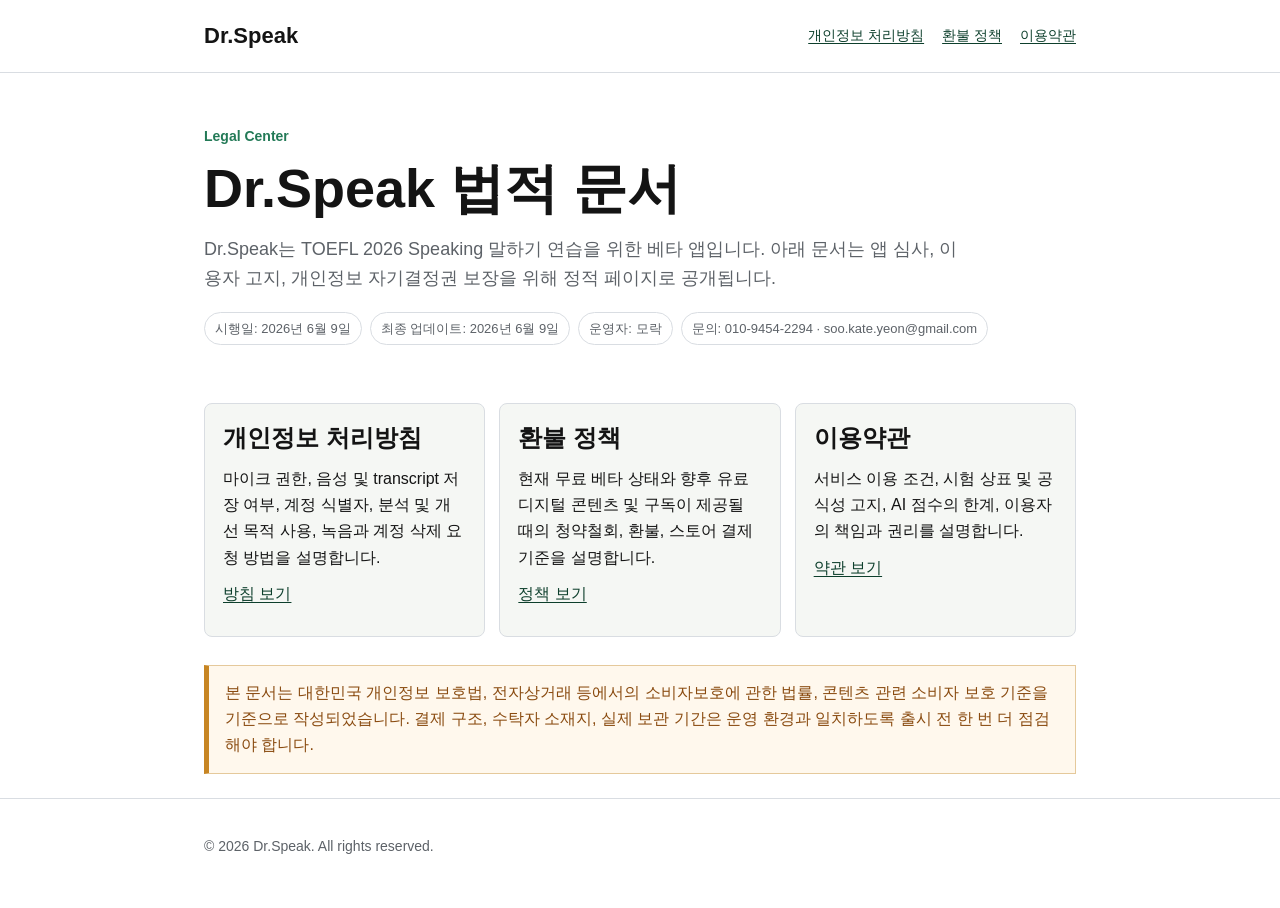
<file: index.html>
<!DOCTYPE html>
<html lang="ko">
  <head>
    <meta charset="utf-8">
    <meta name="viewport" content="width=device-width, initial-scale=1">
    <title>Dr.Speak 법적 문서</title>
    <meta
      name="description"
      content="Dr.Speak 개인정보 처리방침, 환불 정책, 이용약관">
    <link rel="stylesheet" href="./styles.css">
  </head>
  <body>
    <header class="site-header">
      <div class="wrap nav">
        <div class="brand">Dr.Speak</div>
        <nav class="nav-links" aria-label="법적 문서">
          <a href="./privacy.html">개인정보 처리방침</a>
          <a href="./refund.html">환불 정책</a>
          <a href="./terms.html">이용약관</a>
        </nav>
      </div>
    </header>

    <main class="wrap">
      <section class="hero">
        <p class="eyebrow">Legal Center</p>
        <h1>Dr.Speak 법적 문서</h1>
        <p class="lede">
          Dr.Speak는 TOEFL 2026 Speaking 말하기 연습을 위한 베타 앱입니다.
          아래 문서는 앱 심사, 이용자 고지, 개인정보 자기결정권 보장을 위해
          정적 페이지로 공개됩니다.
        </p>
        <div class="meta">
          <span class="pill">시행일: 2026년 6월 9일</span>
          <span class="pill">최종 업데이트: 2026년 6월 9일</span>
          <span class="pill">운영자: 모락</span>
          <span class="pill">문의: 010&#8209;9454&#8209;2294 · soo.kate.yeon@gmail.com</span>
        </div>
      </section>

      <section class="summary-grid" aria-label="문서 목록">
        <article class="card">
          <h2>개인정보 처리방침</h2>
          <p>
            마이크 권한, 음성 및 transcript 저장 여부, 계정 식별자, 분석 및
            개선 목적 사용, 녹음과 계정 삭제 요청 방법을 설명합니다.
          </p>
          <p><a href="./privacy.html">방침 보기</a></p>
        </article>
        <article class="card">
          <h2>환불 정책</h2>
          <p>
            현재 무료 베타 상태와 향후 유료 디지털 콘텐츠 및 구독이 제공될 때의
            청약철회, 환불, 스토어 결제 기준을 설명합니다.
          </p>
          <p><a href="./refund.html">정책 보기</a></p>
        </article>
        <article class="card">
          <h2>이용약관</h2>
          <p>
            서비스 이용 조건, 시험 상표 및 공식성 고지, AI 점수의 한계,
            이용자의 책임과 권리를 설명합니다.
          </p>
          <p><a href="./terms.html">약관 보기</a></p>
        </article>
      </section>

      <section class="notice">
        본 문서는 대한민국 개인정보 보호법, 전자상거래 등에서의 소비자보호에
        관한 법률, 콘텐츠 관련 소비자 보호 기준을 기준으로 작성되었습니다.
        결제 구조, 수탁자 소재지, 실제 보관 기간은 운영 환경과 일치하도록
        출시 전 한 번 더 점검해야 합니다.
      </section>
    </main>

    <footer class="footer">
      <div class="wrap">
        <p>© 2026 Dr.Speak. All rights reserved.</p>
      </div>
    </footer>
  </body>
</html>
</file>
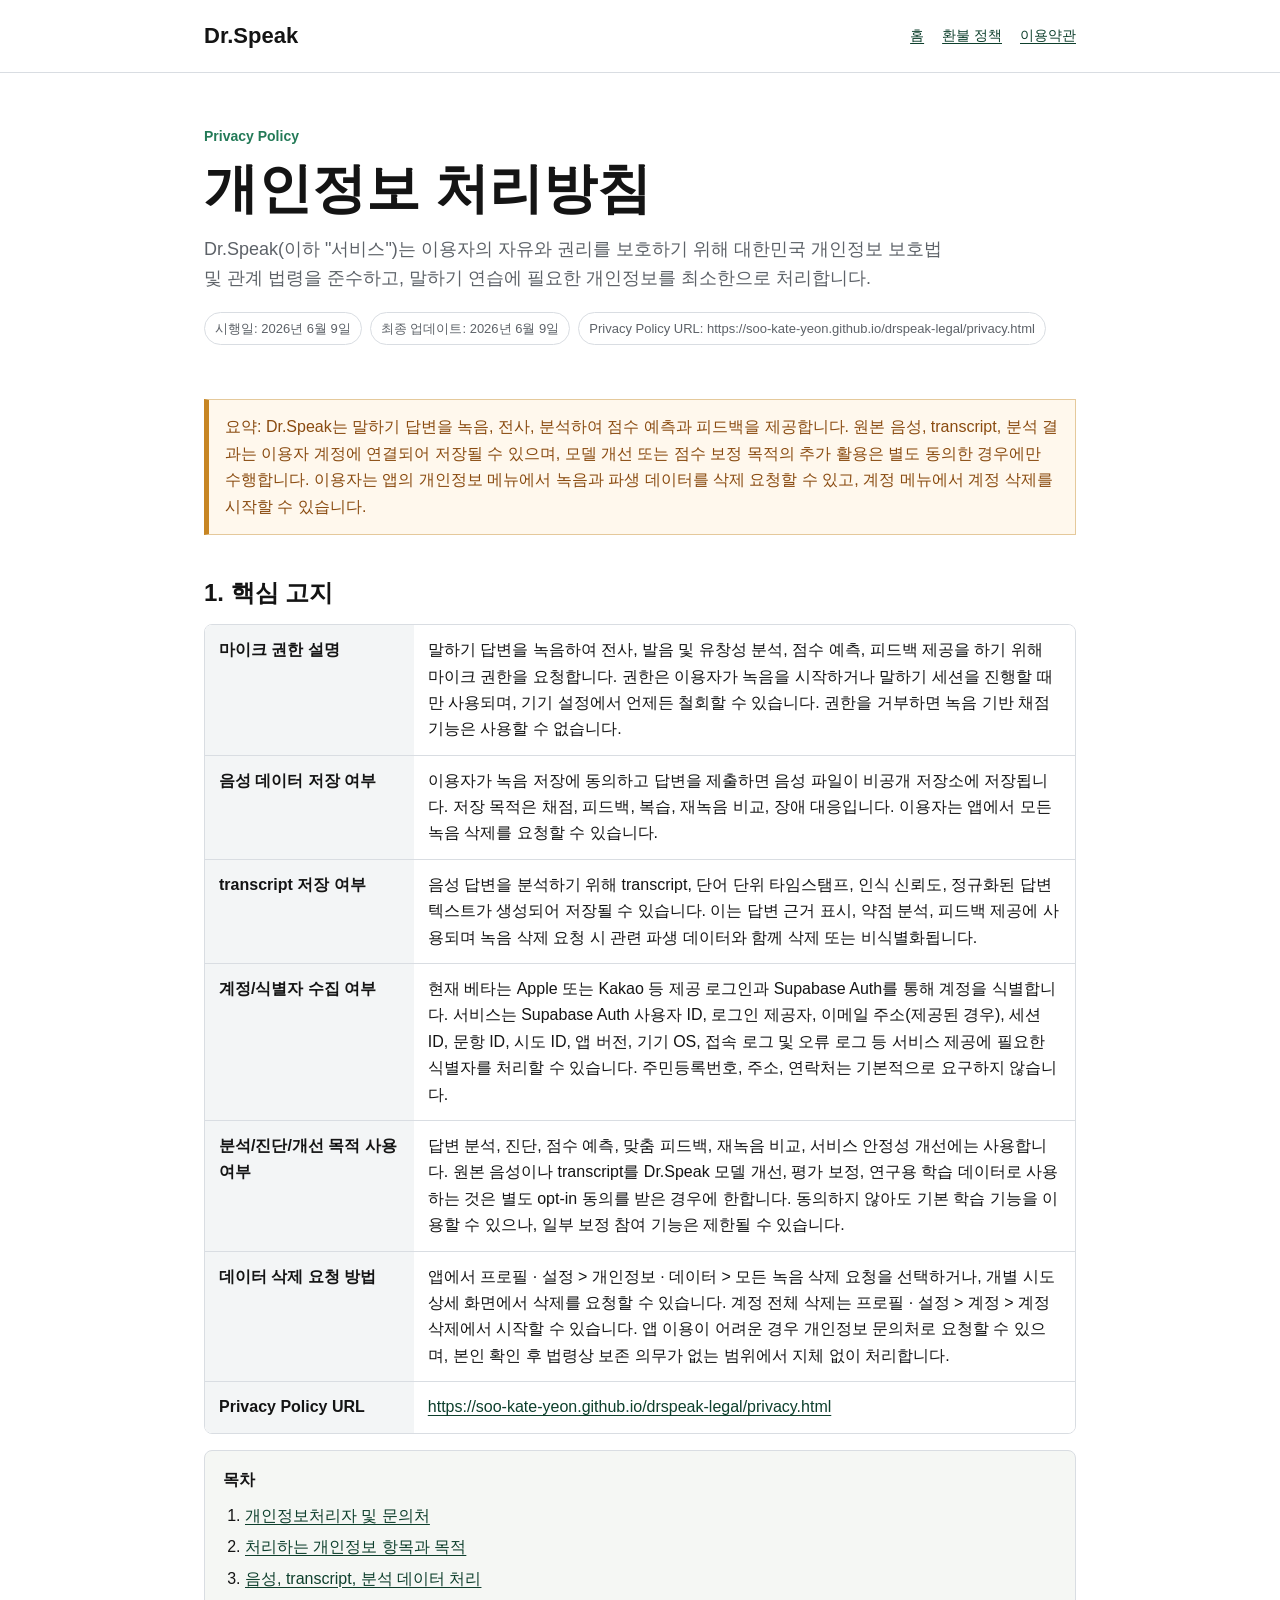
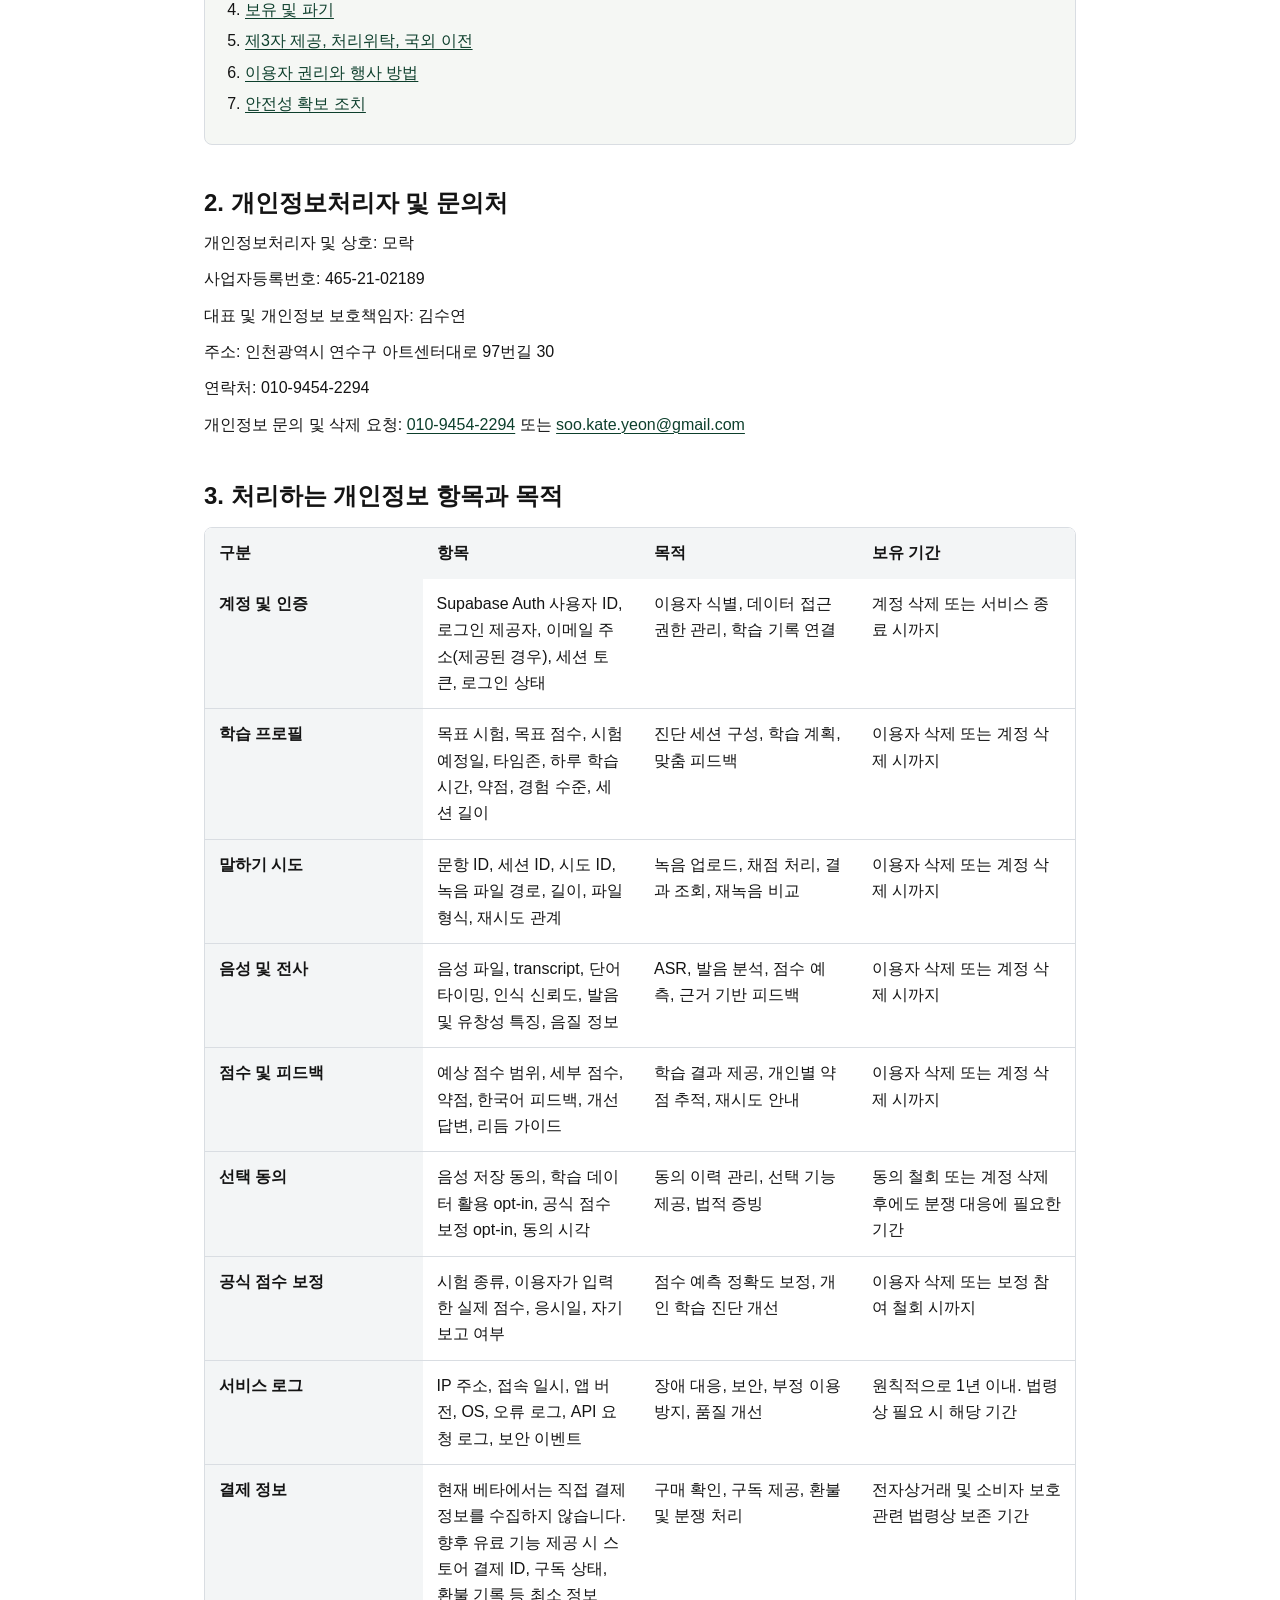
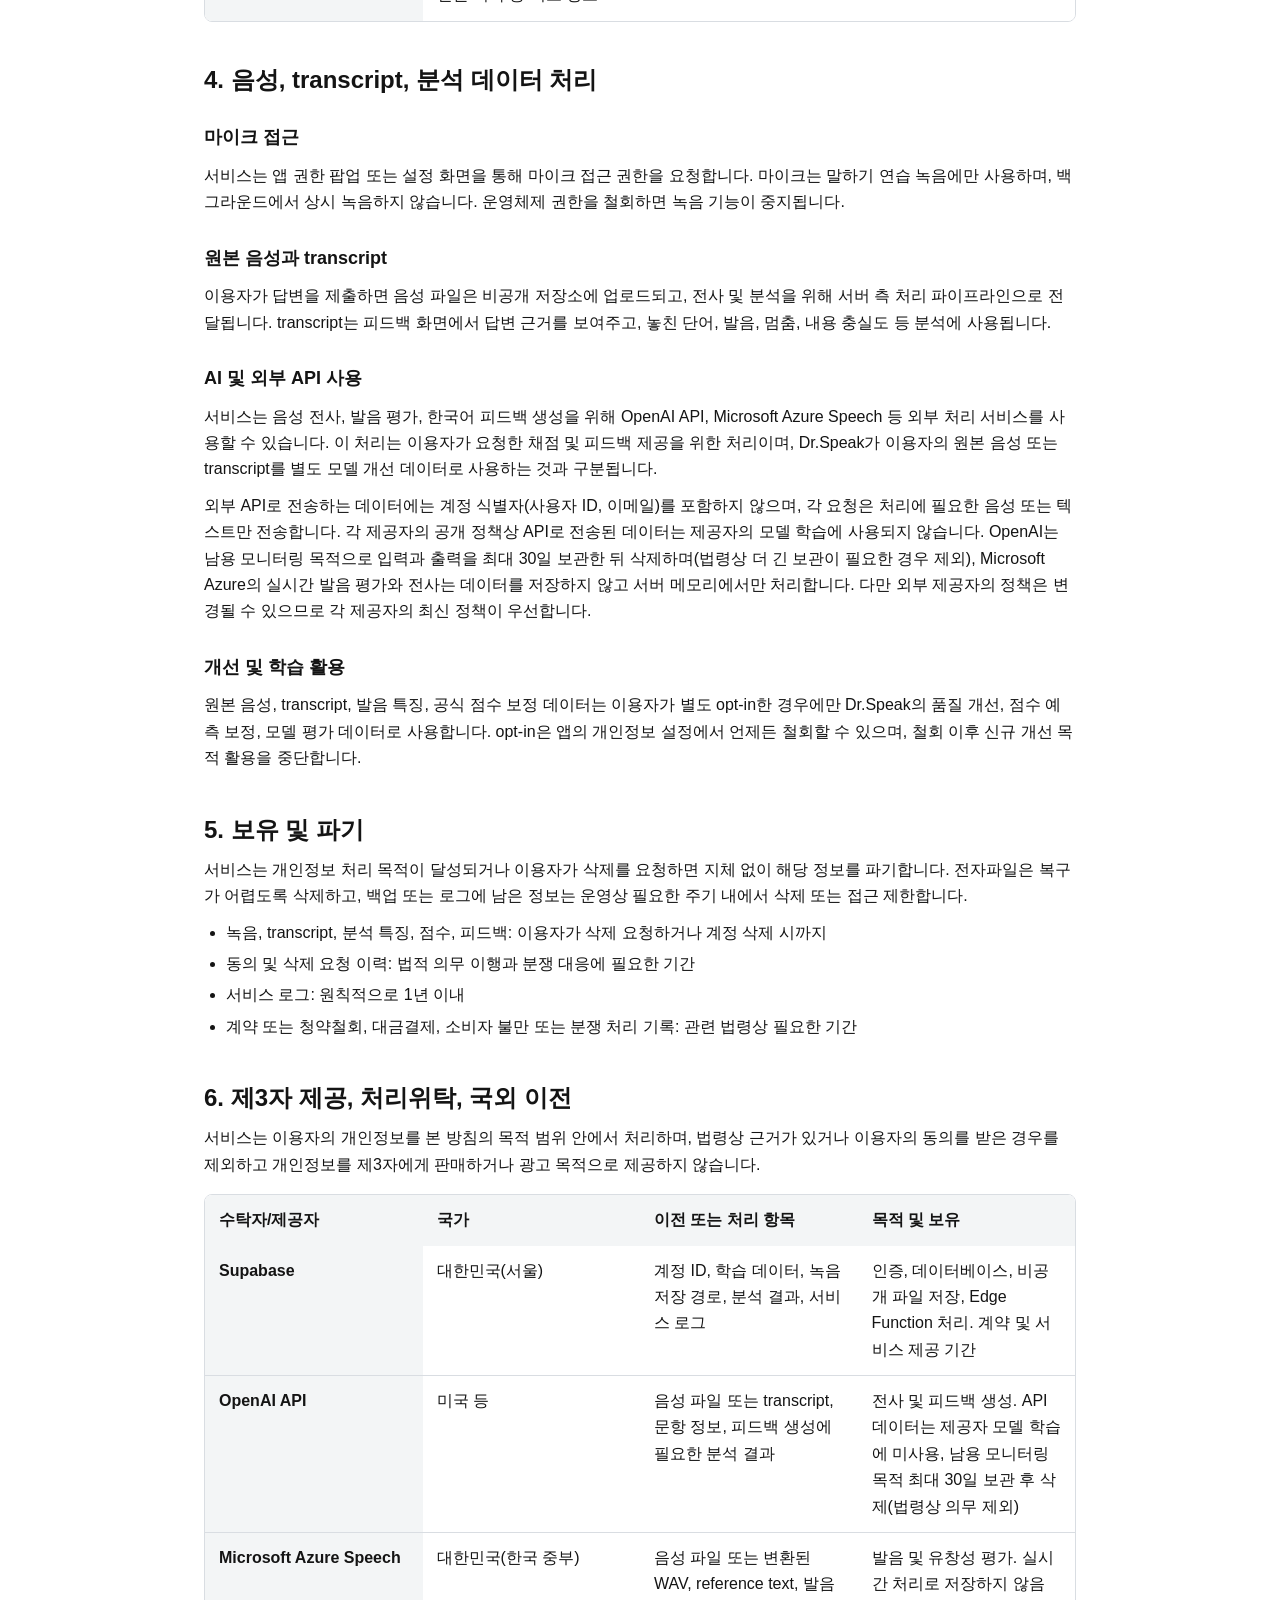
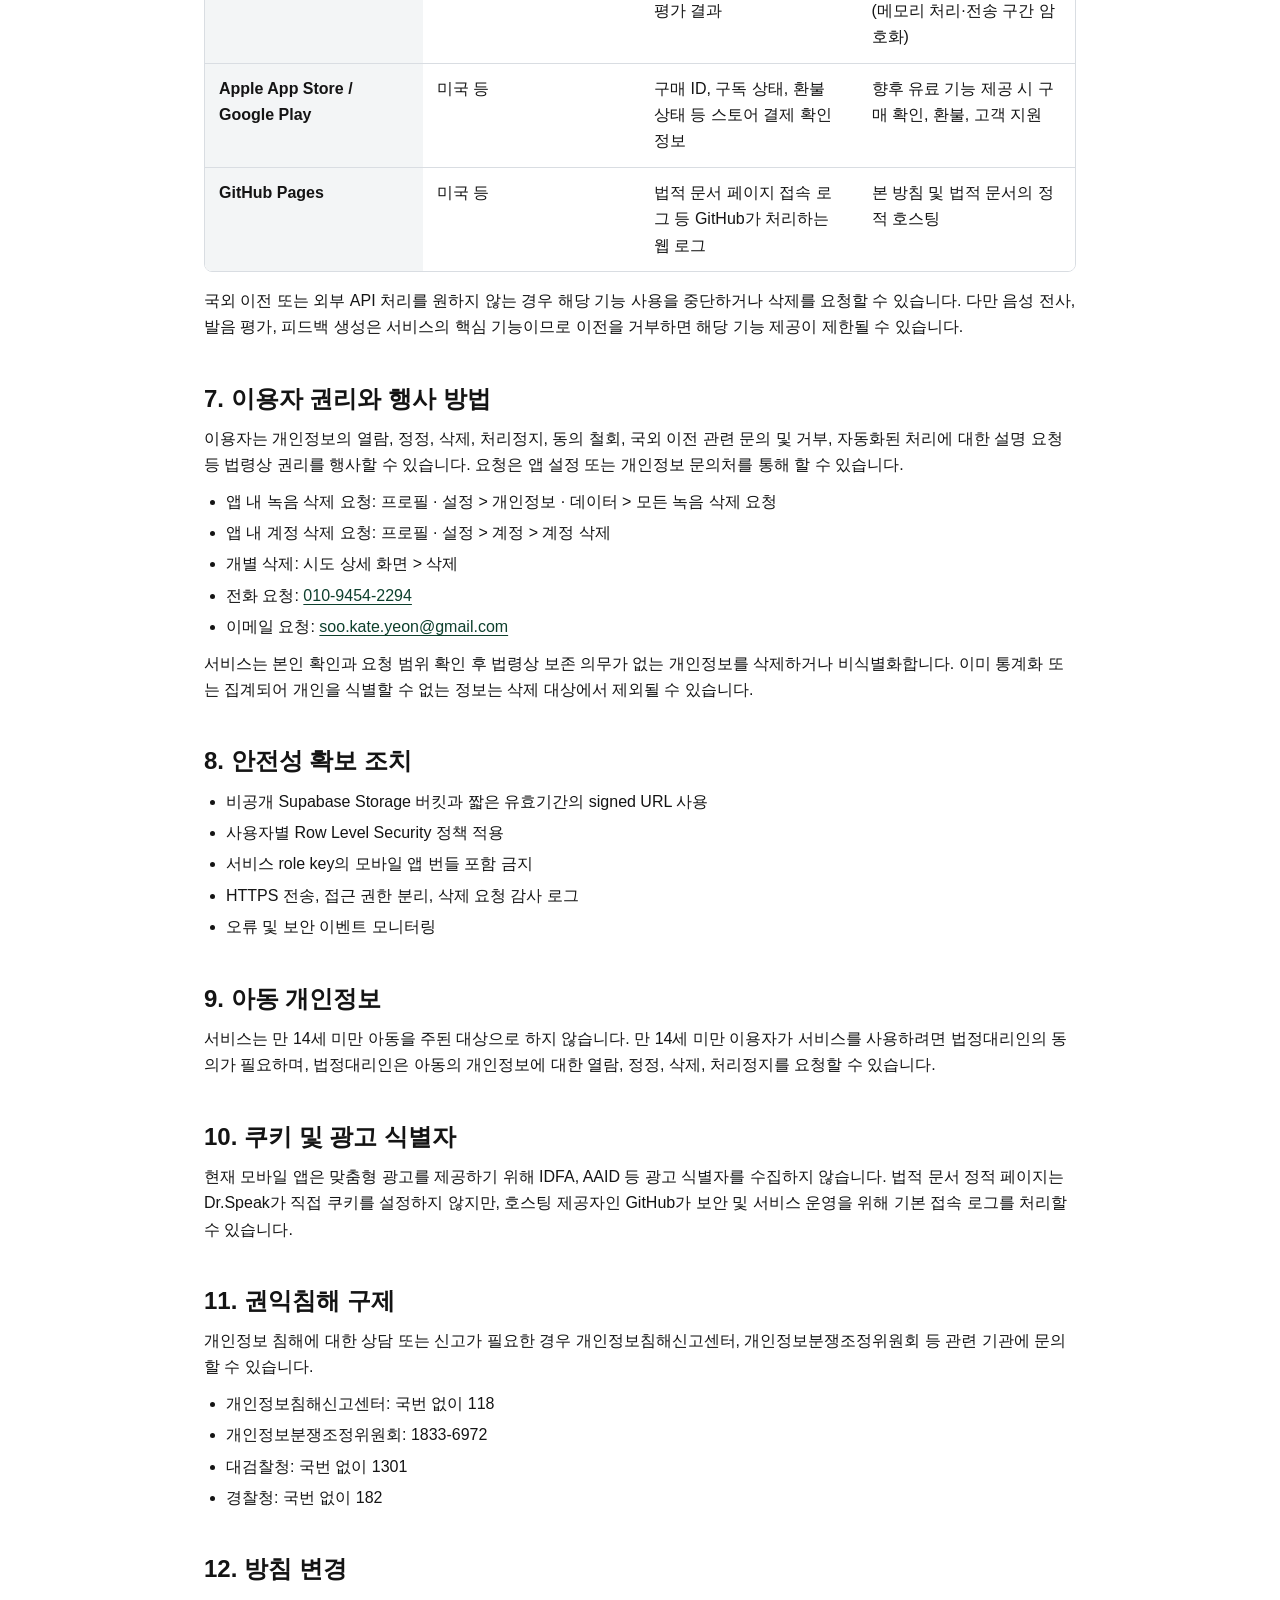
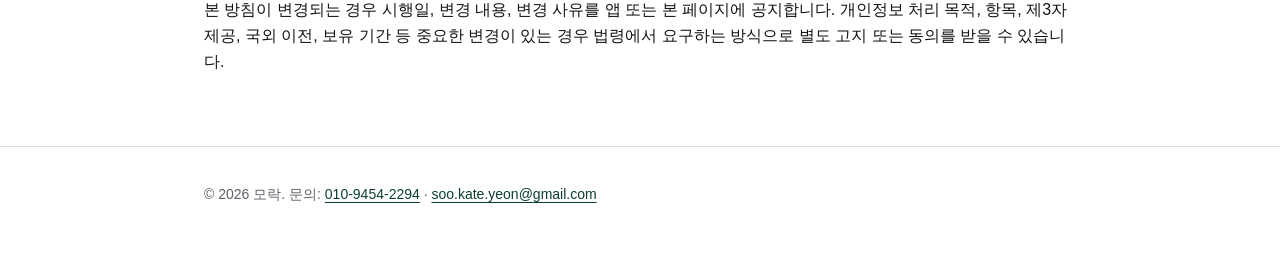
<file: privacy.html>
<!DOCTYPE html>
<html lang="ko">
  <head>
    <meta charset="utf-8">
    <meta name="viewport" content="width=device-width, initial-scale=1">
    <title>Dr.Speak 개인정보 처리방침</title>
    <meta
      name="description"
      content="Dr.Speak 개인정보 처리방침: 마이크 권한, 음성 데이터, transcript, 계정 식별자, AI 분석, 녹음 및 계정 삭제 요청 안내">
    <link rel="stylesheet" href="./styles.css">
  </head>
  <body>
    <header class="site-header">
      <div class="wrap nav">
        <div class="brand">Dr.Speak</div>
        <nav class="nav-links" aria-label="법적 문서">
          <a href="./index.html">홈</a>
          <a href="./refund.html">환불 정책</a>
          <a href="./terms.html">이용약관</a>
        </nav>
      </div>
    </header>

    <main class="wrap doc">
      <section class="hero">
        <p class="eyebrow">Privacy Policy</p>
        <h1>개인정보 처리방침</h1>
        <p class="lede">
          Dr.Speak(이하 "서비스")는 이용자의 자유와 권리를 보호하기 위해
          대한민국 개인정보 보호법 및 관계 법령을 준수하고, 말하기 연습에 필요한
          개인정보를 최소한으로 처리합니다.
        </p>
        <div class="meta">
          <span class="pill">시행일: 2026년 6월 9일</span>
          <span class="pill">최종 업데이트: 2026년 6월 9일</span>
          <span class="pill">Privacy Policy URL: https://soo-kate-yeon.github.io/drspeak-legal/privacy.html</span>
        </div>
      </section>

      <section class="notice">
        요약: Dr.Speak는 말하기 답변을 녹음, 전사, 분석하여 점수 예측과 피드백을
        제공합니다. 원본 음성, transcript, 분석 결과는 이용자 계정에 연결되어
        저장될 수 있으며, 모델 개선 또는 점수 보정 목적의 추가 활용은 별도
        동의한 경우에만 수행합니다. 이용자는 앱의 개인정보 메뉴에서 녹음과
        파생 데이터를 삭제 요청할 수 있고, 계정 메뉴에서 계정 삭제를 시작할 수
        있습니다.
      </section>

      <section>
        <h2>1. 핵심 고지</h2>
        <div class="table-wrap">
          <table>
            <tbody>
              <tr>
                <th scope="row">마이크 권한 설명</th>
                <td>
                  말하기 답변을 녹음하여 전사, 발음 및 유창성 분석, 점수 예측,
                  피드백 제공을 하기 위해 마이크 권한을 요청합니다. 권한은 이용자가
                  녹음을 시작하거나 말하기 세션을 진행할 때만 사용되며, 기기 설정에서
                  언제든 철회할 수 있습니다. 권한을 거부하면 녹음 기반 채점 기능은
                  사용할 수 없습니다.
                </td>
              </tr>
              <tr>
                <th scope="row">음성 데이터 저장 여부</th>
                <td>
                  이용자가 녹음 저장에 동의하고 답변을 제출하면 음성 파일이 비공개
                  저장소에 저장됩니다. 저장 목적은 채점, 피드백, 복습, 재녹음 비교,
                  장애 대응입니다. 이용자는 앱에서 모든 녹음 삭제를 요청할 수 있습니다.
                </td>
              </tr>
              <tr>
                <th scope="row">transcript 저장 여부</th>
                <td>
                  음성 답변을 분석하기 위해 transcript, 단어 단위 타임스탬프, 인식
                  신뢰도, 정규화된 답변 텍스트가 생성되어 저장될 수 있습니다. 이는
                  답변 근거 표시, 약점 분석, 피드백 제공에 사용되며 녹음 삭제 요청 시
                  관련 파생 데이터와 함께 삭제 또는 비식별화됩니다.
                </td>
              </tr>
              <tr>
                <th scope="row">계정/식별자 수집 여부</th>
                <td>
                  현재 베타는 Apple 또는 Kakao 등 제공 로그인과 Supabase Auth를 통해
                  계정을 식별합니다. 서비스는 Supabase Auth 사용자 ID, 로그인 제공자,
                  이메일 주소(제공된 경우), 세션 ID, 문항 ID, 시도 ID, 앱 버전, 기기 OS,
                  접속 로그 및 오류 로그 등 서비스 제공에 필요한 식별자를 처리할 수
                  있습니다. 주민등록번호, 주소, 연락처는 기본적으로 요구하지 않습니다.
                </td>
              </tr>
              <tr>
                <th scope="row">분석/진단/개선 목적 사용 여부</th>
                <td>
                  답변 분석, 진단, 점수 예측, 맞춤 피드백, 재녹음 비교, 서비스 안정성
                  개선에는 사용합니다. 원본 음성이나 transcript를 Dr.Speak 모델 개선,
                  평가 보정, 연구용 학습 데이터로 사용하는 것은 별도 opt-in 동의를
                  받은 경우에 한합니다. 동의하지 않아도 기본 학습 기능을 이용할 수
                  있으나, 일부 보정 참여 기능은 제한될 수 있습니다.
                </td>
              </tr>
              <tr>
                <th scope="row">데이터 삭제 요청 방법</th>
                <td>
                  앱에서 프로필 · 설정 &gt; 개인정보 · 데이터 &gt; 모든 녹음 삭제 요청을
                  선택하거나, 개별 시도 상세 화면에서 삭제를 요청할 수 있습니다. 계정
                  전체 삭제는 프로필 · 설정 &gt; 계정 &gt; 계정 삭제에서 시작할 수
                  있습니다. 앱 이용이 어려운 경우 개인정보 문의처로 요청할 수 있으며,
                  본인 확인 후 법령상 보존 의무가 없는 범위에서 지체 없이 처리합니다.
                </td>
              </tr>
              <tr>
                <th scope="row">Privacy Policy URL</th>
                <td>
                  <a href="https://soo-kate-yeon.github.io/drspeak-legal/privacy.html">
                    https://soo-kate-yeon.github.io/drspeak-legal/privacy.html
                  </a>
                </td>
              </tr>
            </tbody>
          </table>
        </div>
      </section>

      <nav class="toc" aria-label="목차">
        <strong>목차</strong>
        <ol>
          <li><a href="#controller">개인정보처리자 및 문의처</a></li>
          <li><a href="#items">처리하는 개인정보 항목과 목적</a></li>
          <li><a href="#voice">음성, transcript, 분석 데이터 처리</a></li>
          <li><a href="#retention">보유 및 파기</a></li>
          <li><a href="#third-party">제3자 제공, 처리위탁, 국외 이전</a></li>
          <li><a href="#rights">이용자 권리와 행사 방법</a></li>
          <li><a href="#security">안전성 확보 조치</a></li>
        </ol>
      </nav>

      <section id="controller">
        <h2>2. 개인정보처리자 및 문의처</h2>
        <p>
          개인정보처리자 및 상호: 모락
        </p>
        <p>
          사업자등록번호: 465-21-02189
        </p>
        <p>
          대표 및 개인정보 보호책임자: 김수연
        </p>
        <p>
          주소: 인천광역시 연수구 아트센터대로 97번길 30
        </p>
        <p>
          연락처: 010&#8209;9454&#8209;2294
        </p>
        <p>
          개인정보 문의 및 삭제 요청:
          <a href="tel:+821094542294">010&#8209;9454&#8209;2294</a> 또는
          <a href="mailto:soo.kate.yeon@gmail.com">soo.kate.yeon@gmail.com</a>
        </p>
      </section>

      <section id="items">
        <h2>3. 처리하는 개인정보 항목과 목적</h2>
        <div class="table-wrap">
          <table>
            <thead>
              <tr>
                <th scope="col">구분</th>
                <th scope="col">항목</th>
                <th scope="col">목적</th>
                <th scope="col">보유 기간</th>
              </tr>
            </thead>
            <tbody>
              <tr>
                <th scope="row">계정 및 인증</th>
                <td>Supabase Auth 사용자 ID, 로그인 제공자, 이메일 주소(제공된 경우), 세션 토큰, 로그인 상태</td>
                <td>이용자 식별, 데이터 접근 권한 관리, 학습 기록 연결</td>
                <td>계정 삭제 또는 서비스 종료 시까지</td>
              </tr>
              <tr>
                <th scope="row">학습 프로필</th>
                <td>목표 시험, 목표 점수, 시험 예정일, 타임존, 하루 학습 시간, 약점, 경험 수준, 세션 길이</td>
                <td>진단 세션 구성, 학습 계획, 맞춤 피드백</td>
                <td>이용자 삭제 또는 계정 삭제 시까지</td>
              </tr>
              <tr>
                <th scope="row">말하기 시도</th>
                <td>문항 ID, 세션 ID, 시도 ID, 녹음 파일 경로, 길이, 파일 형식, 재시도 관계</td>
                <td>녹음 업로드, 채점 처리, 결과 조회, 재녹음 비교</td>
                <td>이용자 삭제 또는 계정 삭제 시까지</td>
              </tr>
              <tr>
                <th scope="row">음성 및 전사</th>
                <td>음성 파일, transcript, 단어 타이밍, 인식 신뢰도, 발음 및 유창성 특징, 음질 정보</td>
                <td>ASR, 발음 분석, 점수 예측, 근거 기반 피드백</td>
                <td>이용자 삭제 또는 계정 삭제 시까지</td>
              </tr>
              <tr>
                <th scope="row">점수 및 피드백</th>
                <td>예상 점수 범위, 세부 점수, 약점, 한국어 피드백, 개선 답변, 리듬 가이드</td>
                <td>학습 결과 제공, 개인별 약점 추적, 재시도 안내</td>
                <td>이용자 삭제 또는 계정 삭제 시까지</td>
              </tr>
              <tr>
                <th scope="row">선택 동의</th>
                <td>음성 저장 동의, 학습 데이터 활용 opt-in, 공식 점수 보정 opt-in, 동의 시각</td>
                <td>동의 이력 관리, 선택 기능 제공, 법적 증빙</td>
                <td>동의 철회 또는 계정 삭제 후에도 분쟁 대응에 필요한 기간</td>
              </tr>
              <tr>
                <th scope="row">공식 점수 보정</th>
                <td>시험 종류, 이용자가 입력한 실제 점수, 응시일, 자기보고 여부</td>
                <td>점수 예측 정확도 보정, 개인 학습 진단 개선</td>
                <td>이용자 삭제 또는 보정 참여 철회 시까지</td>
              </tr>
              <tr>
                <th scope="row">서비스 로그</th>
                <td>IP 주소, 접속 일시, 앱 버전, OS, 오류 로그, API 요청 로그, 보안 이벤트</td>
                <td>장애 대응, 보안, 부정 이용 방지, 품질 개선</td>
                <td>원칙적으로 1년 이내. 법령상 필요 시 해당 기간</td>
              </tr>
              <tr>
                <th scope="row">결제 정보</th>
                <td>현재 베타에서는 직접 결제 정보를 수집하지 않습니다. 향후 유료 기능 제공 시 스토어 결제 ID, 구독 상태, 환불 기록 등 최소 정보</td>
                <td>구매 확인, 구독 제공, 환불 및 분쟁 처리</td>
                <td>전자상거래 및 소비자 보호 관련 법령상 보존 기간</td>
              </tr>
            </tbody>
          </table>
        </div>
      </section>

      <section id="voice">
        <h2>4. 음성, transcript, 분석 데이터 처리</h2>
        <h3>마이크 접근</h3>
        <p>
          서비스는 앱 권한 팝업 또는 설정 화면을 통해 마이크 접근 권한을 요청합니다.
          마이크는 말하기 연습 녹음에만 사용하며, 백그라운드에서 상시 녹음하지
          않습니다. 운영체제 권한을 철회하면 녹음 기능이 중지됩니다.
        </p>

        <h3>원본 음성과 transcript</h3>
        <p>
          이용자가 답변을 제출하면 음성 파일은 비공개 저장소에 업로드되고, 전사 및
          분석을 위해 서버 측 처리 파이프라인으로 전달됩니다. transcript는 피드백
          화면에서 답변 근거를 보여주고, 놓친 단어, 발음, 멈춤, 내용 충실도 등
          분석에 사용됩니다.
        </p>

        <h3>AI 및 외부 API 사용</h3>
        <p>
          서비스는 음성 전사, 발음 평가, 한국어 피드백 생성을 위해 OpenAI API,
          Microsoft Azure Speech 등 외부 처리 서비스를 사용할 수 있습니다. 이 처리는
          이용자가 요청한 채점 및 피드백 제공을 위한 처리이며, Dr.Speak가 이용자의
          원본 음성 또는 transcript를 별도 모델 개선 데이터로 사용하는 것과 구분됩니다.
        </p>
        <p>
          외부 API로 전송하는 데이터에는 계정 식별자(사용자 ID, 이메일)를 포함하지
          않으며, 각 요청은 처리에 필요한 음성 또는 텍스트만 전송합니다. 각 제공자의
          공개 정책상 API로 전송된 데이터는 제공자의 모델 학습에 사용되지 않습니다.
          OpenAI는 남용 모니터링 목적으로 입력과 출력을 최대 30일 보관한 뒤
          삭제하며(법령상 더 긴 보관이 필요한 경우 제외), Microsoft Azure의 실시간
          발음 평가와 전사는 데이터를 저장하지 않고 서버 메모리에서만 처리합니다.
          다만 외부 제공자의 정책은 변경될 수 있으므로 각 제공자의 최신 정책이
          우선합니다.
        </p>

        <h3>개선 및 학습 활용</h3>
        <p>
          원본 음성, transcript, 발음 특징, 공식 점수 보정 데이터는 이용자가 별도
          opt-in한 경우에만 Dr.Speak의 품질 개선, 점수 예측 보정, 모델 평가 데이터로
          사용합니다. opt-in은 앱의 개인정보 설정에서 언제든 철회할 수 있으며, 철회
          이후 신규 개선 목적 활용을 중단합니다.
        </p>
      </section>

      <section id="retention">
        <h2>5. 보유 및 파기</h2>
        <p>
          서비스는 개인정보 처리 목적이 달성되거나 이용자가 삭제를 요청하면 지체 없이
          해당 정보를 파기합니다. 전자파일은 복구가 어렵도록 삭제하고, 백업 또는 로그에
          남은 정보는 운영상 필요한 주기 내에서 삭제 또는 접근 제한합니다.
        </p>
        <ul>
          <li>녹음, transcript, 분석 특징, 점수, 피드백: 이용자가 삭제 요청하거나 계정 삭제 시까지</li>
          <li>동의 및 삭제 요청 이력: 법적 의무 이행과 분쟁 대응에 필요한 기간</li>
          <li>서비스 로그: 원칙적으로 1년 이내</li>
          <li>계약 또는 청약철회, 대금결제, 소비자 불만 또는 분쟁 처리 기록: 관련 법령상 필요한 기간</li>
        </ul>
      </section>

      <section id="third-party">
        <h2>6. 제3자 제공, 처리위탁, 국외 이전</h2>
        <p>
          서비스는 이용자의 개인정보를 본 방침의 목적 범위 안에서 처리하며, 법령상
          근거가 있거나 이용자의 동의를 받은 경우를 제외하고 개인정보를 제3자에게
          판매하거나 광고 목적으로 제공하지 않습니다.
        </p>
        <div class="table-wrap">
          <table>
            <thead>
              <tr>
                <th scope="col">수탁자/제공자</th>
                <th scope="col">국가</th>
                <th scope="col">이전 또는 처리 항목</th>
                <th scope="col">목적 및 보유</th>
              </tr>
            </thead>
            <tbody>
              <tr>
                <th scope="row">Supabase</th>
                <td>대한민국(서울)</td>
                <td>계정 ID, 학습 데이터, 녹음 저장 경로, 분석 결과, 서비스 로그</td>
                <td>인증, 데이터베이스, 비공개 파일 저장, Edge Function 처리. 계약 및 서비스 제공 기간</td>
              </tr>
              <tr>
                <th scope="row">OpenAI API</th>
                <td>미국 등</td>
                <td>음성 파일 또는 transcript, 문항 정보, 피드백 생성에 필요한 분석 결과</td>
                <td>전사 및 피드백 생성. API 데이터는 제공자 모델 학습에 미사용, 남용 모니터링 목적 최대 30일 보관 후 삭제(법령상 의무 제외)</td>
              </tr>
              <tr>
                <th scope="row">Microsoft Azure Speech</th>
                <td>대한민국(한국 중부)</td>
                <td>음성 파일 또는 변환된 WAV, reference text, 발음 평가 결과</td>
                <td>발음 및 유창성 평가. 실시간 처리로 저장하지 않음(메모리 처리·전송 구간 암호화)</td>
              </tr>
              <tr>
                <th scope="row">Apple App Store / Google Play</th>
                <td>미국 등</td>
                <td>구매 ID, 구독 상태, 환불 상태 등 스토어 결제 확인 정보</td>
                <td>향후 유료 기능 제공 시 구매 확인, 환불, 고객 지원</td>
              </tr>
              <tr>
                <th scope="row">GitHub Pages</th>
                <td>미국 등</td>
                <td>법적 문서 페이지 접속 로그 등 GitHub가 처리하는 웹 로그</td>
                <td>본 방침 및 법적 문서의 정적 호스팅</td>
              </tr>
            </tbody>
          </table>
        </div>
        <p>
          국외 이전 또는 외부 API 처리를 원하지 않는 경우 해당 기능 사용을 중단하거나
          삭제를 요청할 수 있습니다. 다만 음성 전사, 발음 평가, 피드백 생성은 서비스의
          핵심 기능이므로 이전을 거부하면 해당 기능 제공이 제한될 수 있습니다.
        </p>
      </section>

      <section id="rights">
        <h2>7. 이용자 권리와 행사 방법</h2>
        <p>
          이용자는 개인정보의 열람, 정정, 삭제, 처리정지, 동의 철회, 국외 이전 관련
          문의 및 거부, 자동화된 처리에 대한 설명 요청 등 법령상 권리를 행사할 수
          있습니다. 요청은 앱 설정 또는 개인정보 문의처를 통해 할 수 있습니다.
        </p>
        <ul>
          <li>앱 내 녹음 삭제 요청: 프로필 · 설정 &gt; 개인정보 · 데이터 &gt; 모든 녹음 삭제 요청</li>
          <li>앱 내 계정 삭제 요청: 프로필 · 설정 &gt; 계정 &gt; 계정 삭제</li>
          <li>개별 삭제: 시도 상세 화면 &gt; 삭제</li>
          <li>전화 요청: <a href="tel:+821094542294">010&#8209;9454&#8209;2294</a></li>
          <li>이메일 요청: <a href="mailto:soo.kate.yeon@gmail.com">soo.kate.yeon@gmail.com</a></li>
        </ul>
        <p>
          서비스는 본인 확인과 요청 범위 확인 후 법령상 보존 의무가 없는 개인정보를
          삭제하거나 비식별화합니다. 이미 통계화 또는 집계되어 개인을 식별할 수 없는
          정보는 삭제 대상에서 제외될 수 있습니다.
        </p>
      </section>

      <section id="security">
        <h2>8. 안전성 확보 조치</h2>
        <ul>
          <li>비공개 Supabase Storage 버킷과 짧은 유효기간의 signed URL 사용</li>
          <li>사용자별 Row Level Security 정책 적용</li>
          <li>서비스 role key의 모바일 앱 번들 포함 금지</li>
          <li>HTTPS 전송, 접근 권한 분리, 삭제 요청 감사 로그</li>
          <li>오류 및 보안 이벤트 모니터링</li>
        </ul>
      </section>

      <section>
        <h2>9. 아동 개인정보</h2>
        <p>
          서비스는 만 14세 미만 아동을 주된 대상으로 하지 않습니다. 만 14세 미만
          이용자가 서비스를 사용하려면 법정대리인의 동의가 필요하며, 법정대리인은
          아동의 개인정보에 대한 열람, 정정, 삭제, 처리정지를 요청할 수 있습니다.
        </p>
      </section>

      <section>
        <h2>10. 쿠키 및 광고 식별자</h2>
        <p>
          현재 모바일 앱은 맞춤형 광고를 제공하기 위해 IDFA, AAID 등 광고 식별자를
          수집하지 않습니다. 법적 문서 정적 페이지는 Dr.Speak가 직접 쿠키를 설정하지
          않지만, 호스팅 제공자인 GitHub가 보안 및 서비스 운영을 위해 기본 접속 로그를
          처리할 수 있습니다.
        </p>
      </section>

      <section>
        <h2>11. 권익침해 구제</h2>
        <p>
          개인정보 침해에 대한 상담 또는 신고가 필요한 경우 개인정보침해신고센터,
          개인정보분쟁조정위원회 등 관련 기관에 문의할 수 있습니다.
        </p>
        <ul>
          <li>개인정보침해신고센터: 국번 없이 118</li>
          <li>개인정보분쟁조정위원회: 1833-6972</li>
          <li>대검찰청: 국번 없이 1301</li>
          <li>경찰청: 국번 없이 182</li>
        </ul>
      </section>

      <section>
        <h2>12. 방침 변경</h2>
        <p>
          본 방침이 변경되는 경우 시행일, 변경 내용, 변경 사유를 앱 또는 본 페이지에
          공지합니다. 개인정보 처리 목적, 항목, 제3자 제공, 국외 이전, 보유 기간 등
          중요한 변경이 있는 경우 법령에서 요구하는 방식으로 별도 고지 또는 동의를
          받을 수 있습니다.
        </p>
      </section>
    </main>

    <footer class="footer">
      <div class="wrap">
        <p>© 2026 모락. 문의: <a href="tel:+821094542294">010&#8209;9454&#8209;2294</a> · <a href="mailto:soo.kate.yeon@gmail.com">soo.kate.yeon@gmail.com</a></p>
      </div>
    </footer>
  </body>
</html>
</file>
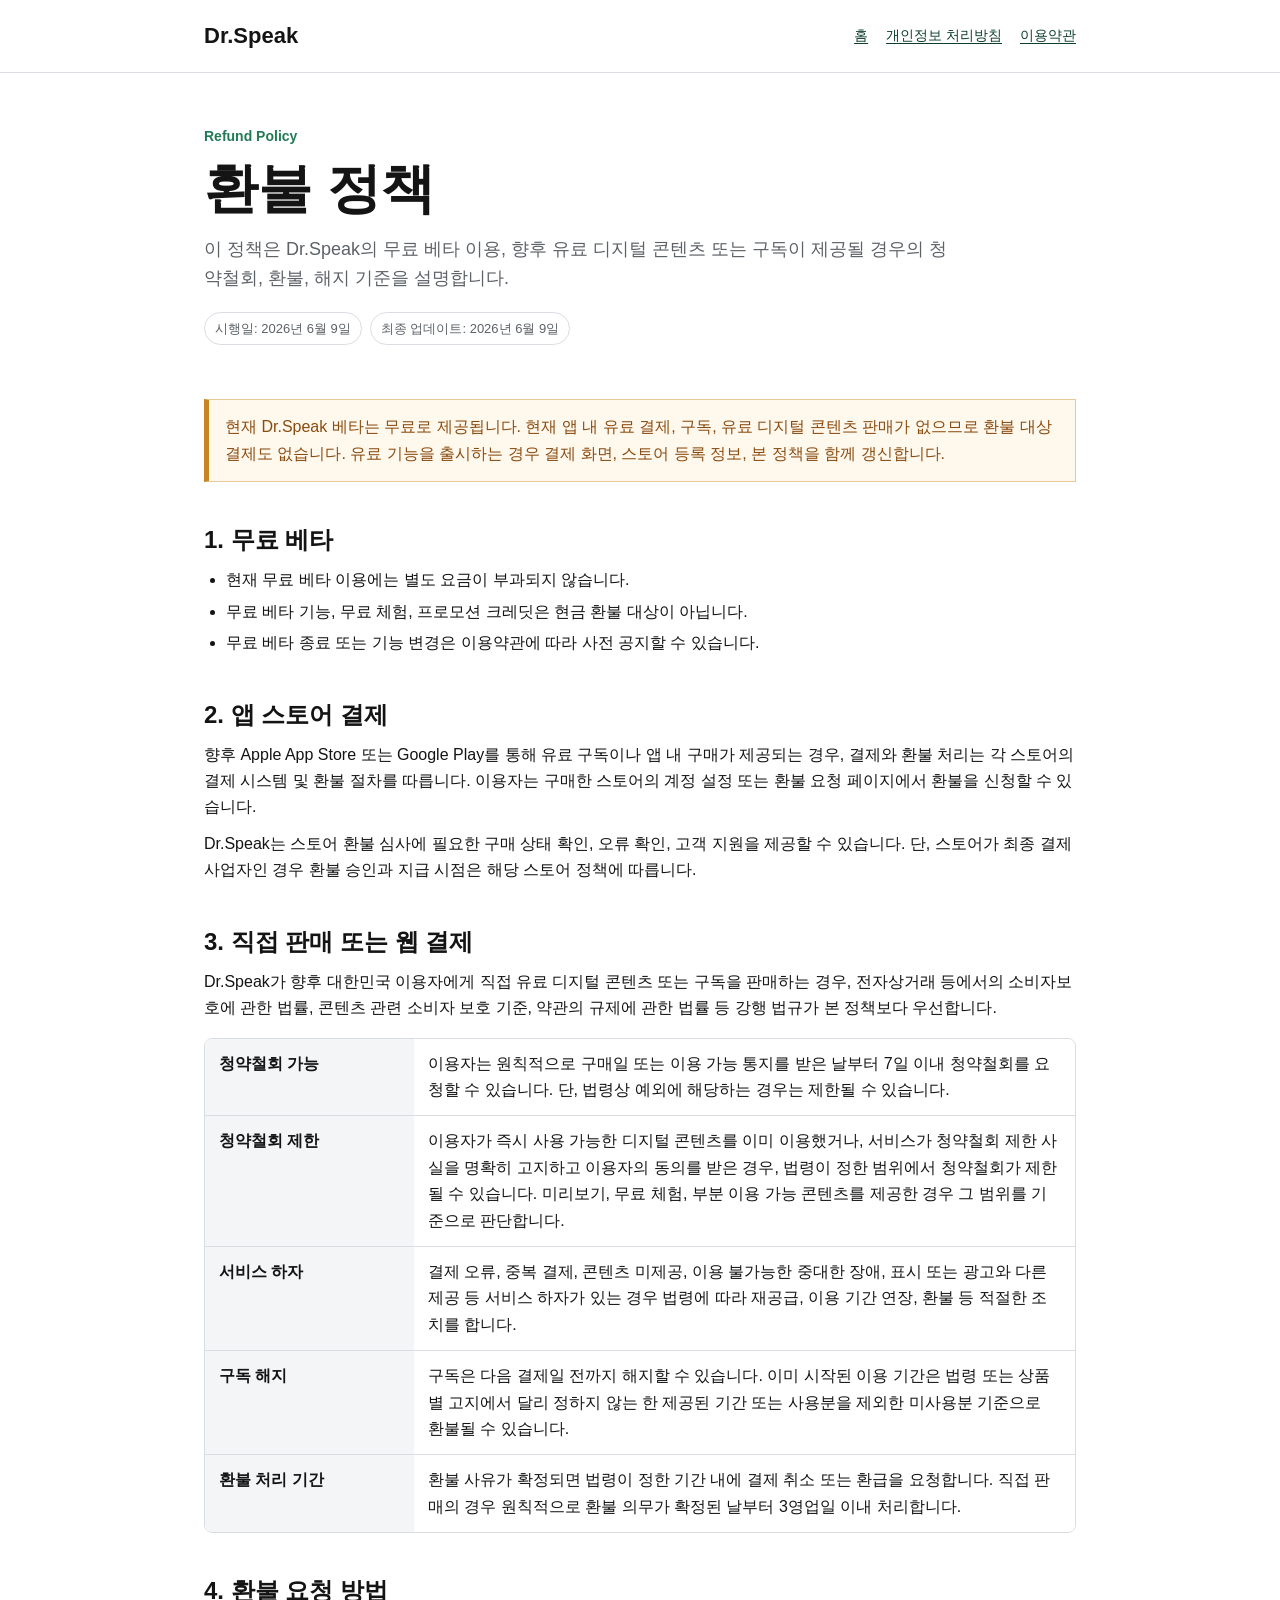
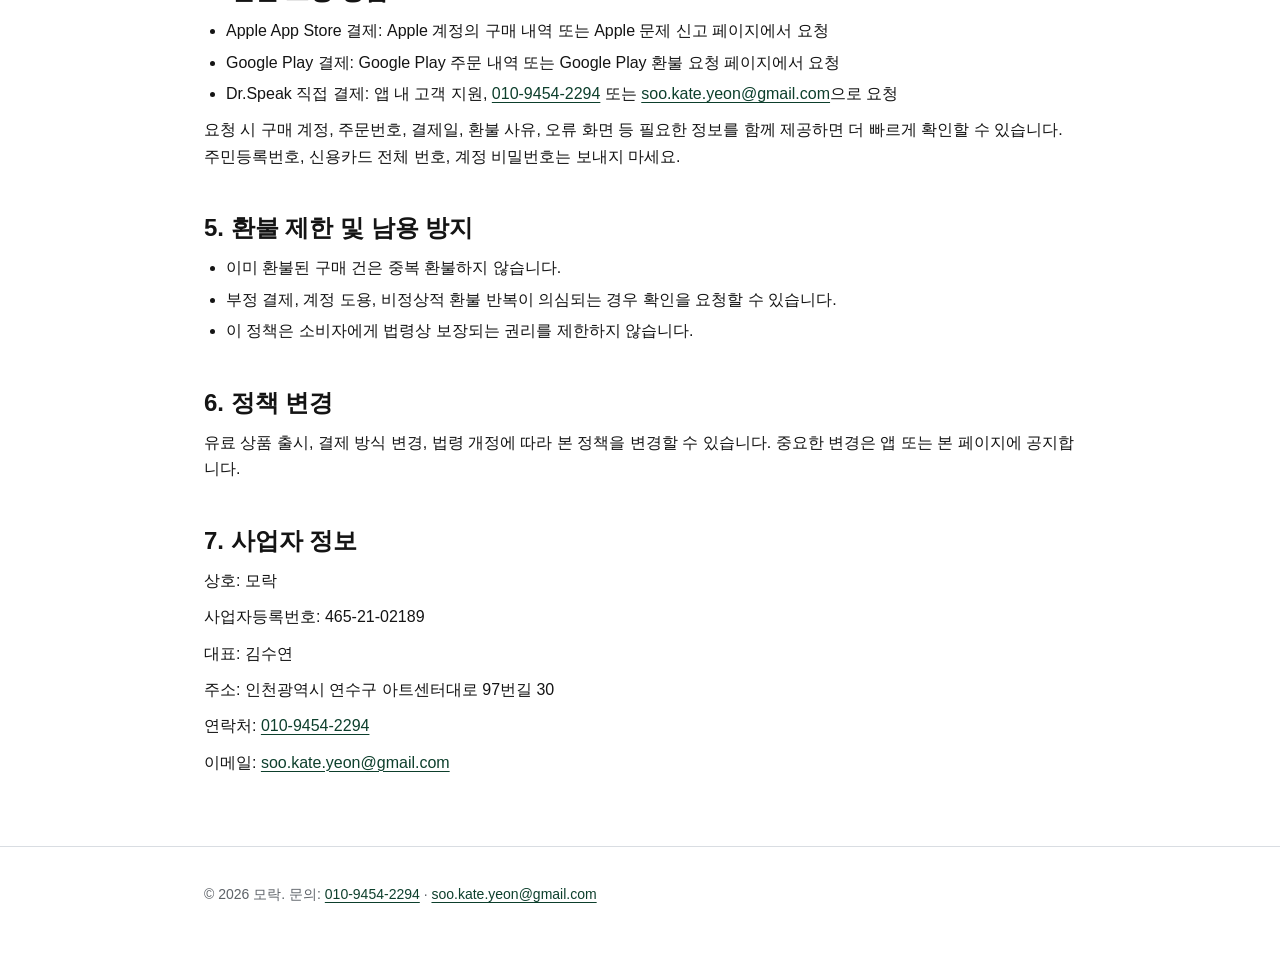
<file: refund.html>
<!DOCTYPE html>
<html lang="ko">
  <head>
    <meta charset="utf-8">
    <meta name="viewport" content="width=device-width, initial-scale=1">
    <title>Dr.Speak 환불 정책</title>
    <meta
      name="description"
      content="Dr.Speak 환불 정책: 무료 베타, 디지털 콘텐츠, 구독, 앱 스토어 결제 환불 기준">
    <link rel="stylesheet" href="./styles.css">
  </head>
  <body>
    <header class="site-header">
      <div class="wrap nav">
        <div class="brand">Dr.Speak</div>
        <nav class="nav-links" aria-label="법적 문서">
          <a href="./index.html">홈</a>
          <a href="./privacy.html">개인정보 처리방침</a>
          <a href="./terms.html">이용약관</a>
        </nav>
      </div>
    </header>

    <main class="wrap doc">
      <section class="hero">
        <p class="eyebrow">Refund Policy</p>
        <h1>환불 정책</h1>
        <p class="lede">
          이 정책은 Dr.Speak의 무료 베타 이용, 향후 유료 디지털 콘텐츠 또는 구독이
          제공될 경우의 청약철회, 환불, 해지 기준을 설명합니다.
        </p>
        <div class="meta">
          <span class="pill">시행일: 2026년 6월 9일</span>
          <span class="pill">최종 업데이트: 2026년 6월 9일</span>
        </div>
      </section>

      <section class="notice">
        현재 Dr.Speak 베타는 무료로 제공됩니다. 현재 앱 내 유료 결제, 구독, 유료
        디지털 콘텐츠 판매가 없으므로 환불 대상 결제도 없습니다. 유료 기능을 출시하는
        경우 결제 화면, 스토어 등록 정보, 본 정책을 함께 갱신합니다.
      </section>

      <section>
        <h2>1. 무료 베타</h2>
        <ul>
          <li>현재 무료 베타 이용에는 별도 요금이 부과되지 않습니다.</li>
          <li>무료 베타 기능, 무료 체험, 프로모션 크레딧은 현금 환불 대상이 아닙니다.</li>
          <li>무료 베타 종료 또는 기능 변경은 이용약관에 따라 사전 공지할 수 있습니다.</li>
        </ul>
      </section>

      <section>
        <h2>2. 앱 스토어 결제</h2>
        <p>
          향후 Apple App Store 또는 Google Play를 통해 유료 구독이나 앱 내 구매가
          제공되는 경우, 결제와 환불 처리는 각 스토어의 결제 시스템 및 환불 절차를
          따릅니다. 이용자는 구매한 스토어의 계정 설정 또는 환불 요청 페이지에서
          환불을 신청할 수 있습니다.
        </p>
        <p>
          Dr.Speak는 스토어 환불 심사에 필요한 구매 상태 확인, 오류 확인, 고객 지원을
          제공할 수 있습니다. 단, 스토어가 최종 결제 사업자인 경우 환불 승인과 지급
          시점은 해당 스토어 정책에 따릅니다.
        </p>
      </section>

      <section>
        <h2>3. 직접 판매 또는 웹 결제</h2>
        <p>
          Dr.Speak가 향후 대한민국 이용자에게 직접 유료 디지털 콘텐츠 또는 구독을
          판매하는 경우, 전자상거래 등에서의 소비자보호에 관한 법률, 콘텐츠 관련
          소비자 보호 기준, 약관의 규제에 관한 법률 등 강행 법규가 본 정책보다 우선합니다.
        </p>
        <div class="table-wrap">
          <table>
            <tbody>
              <tr>
                <th scope="row">청약철회 가능</th>
                <td>
                  이용자는 원칙적으로 구매일 또는 이용 가능 통지를 받은 날부터 7일
                  이내 청약철회를 요청할 수 있습니다. 단, 법령상 예외에 해당하는 경우는
                  제한될 수 있습니다.
                </td>
              </tr>
              <tr>
                <th scope="row">청약철회 제한</th>
                <td>
                  이용자가 즉시 사용 가능한 디지털 콘텐츠를 이미 이용했거나, 서비스가
                  청약철회 제한 사실을 명확히 고지하고 이용자의 동의를 받은 경우,
                  법령이 정한 범위에서 청약철회가 제한될 수 있습니다. 미리보기, 무료
                  체험, 부분 이용 가능 콘텐츠를 제공한 경우 그 범위를 기준으로 판단합니다.
                </td>
              </tr>
              <tr>
                <th scope="row">서비스 하자</th>
                <td>
                  결제 오류, 중복 결제, 콘텐츠 미제공, 이용 불가능한 중대한 장애,
                  표시 또는 광고와 다른 제공 등 서비스 하자가 있는 경우 법령에 따라
                  재공급, 이용 기간 연장, 환불 등 적절한 조치를 합니다.
                </td>
              </tr>
              <tr>
                <th scope="row">구독 해지</th>
                <td>
                  구독은 다음 결제일 전까지 해지할 수 있습니다. 이미 시작된 이용 기간은
                  법령 또는 상품별 고지에서 달리 정하지 않는 한 제공된 기간 또는 사용분을
                  제외한 미사용분 기준으로 환불될 수 있습니다.
                </td>
              </tr>
              <tr>
                <th scope="row">환불 처리 기간</th>
                <td>
                  환불 사유가 확정되면 법령이 정한 기간 내에 결제 취소 또는 환급을
                  요청합니다. 직접 판매의 경우 원칙적으로 환불 의무가 확정된 날부터
                  3영업일 이내 처리합니다.
                </td>
              </tr>
            </tbody>
          </table>
        </div>
      </section>

      <section>
        <h2>4. 환불 요청 방법</h2>
        <ul>
          <li>Apple App Store 결제: Apple 계정의 구매 내역 또는 Apple 문제 신고 페이지에서 요청</li>
          <li>Google Play 결제: Google Play 주문 내역 또는 Google Play 환불 요청 페이지에서 요청</li>
          <li>Dr.Speak 직접 결제: 앱 내 고객 지원, <a href="tel:+821094542294">010&#8209;9454&#8209;2294</a> 또는 <a href="mailto:soo.kate.yeon@gmail.com">soo.kate.yeon@gmail.com</a>으로 요청</li>
        </ul>
        <p>
          요청 시 구매 계정, 주문번호, 결제일, 환불 사유, 오류 화면 등 필요한 정보를
          함께 제공하면 더 빠르게 확인할 수 있습니다. 주민등록번호, 신용카드 전체 번호,
          계정 비밀번호는 보내지 마세요.
        </p>
      </section>

      <section>
        <h2>5. 환불 제한 및 남용 방지</h2>
        <ul>
          <li>이미 환불된 구매 건은 중복 환불하지 않습니다.</li>
          <li>부정 결제, 계정 도용, 비정상적 환불 반복이 의심되는 경우 확인을 요청할 수 있습니다.</li>
          <li>이 정책은 소비자에게 법령상 보장되는 권리를 제한하지 않습니다.</li>
        </ul>
      </section>

      <section>
        <h2>6. 정책 변경</h2>
        <p>
          유료 상품 출시, 결제 방식 변경, 법령 개정에 따라 본 정책을 변경할 수 있습니다.
          중요한 변경은 앱 또는 본 페이지에 공지합니다.
        </p>
      </section>

      <section>
        <h2>7. 사업자 정보</h2>
        <p>상호: 모락</p>
        <p>사업자등록번호: 465-21-02189</p>
        <p>대표: 김수연</p>
        <p>주소: 인천광역시 연수구 아트센터대로 97번길 30</p>
        <p>연락처: <a href="tel:+821094542294">010&#8209;9454&#8209;2294</a></p>
        <p>이메일: <a href="mailto:soo.kate.yeon@gmail.com">soo.kate.yeon@gmail.com</a></p>
      </section>
    </main>

    <footer class="footer">
      <div class="wrap">
        <p>© 2026 모락. 문의: <a href="tel:+821094542294">010&#8209;9454&#8209;2294</a> · <a href="mailto:soo.kate.yeon@gmail.com">soo.kate.yeon@gmail.com</a></p>
      </div>
    </footer>
  </body>
</html>
</file>
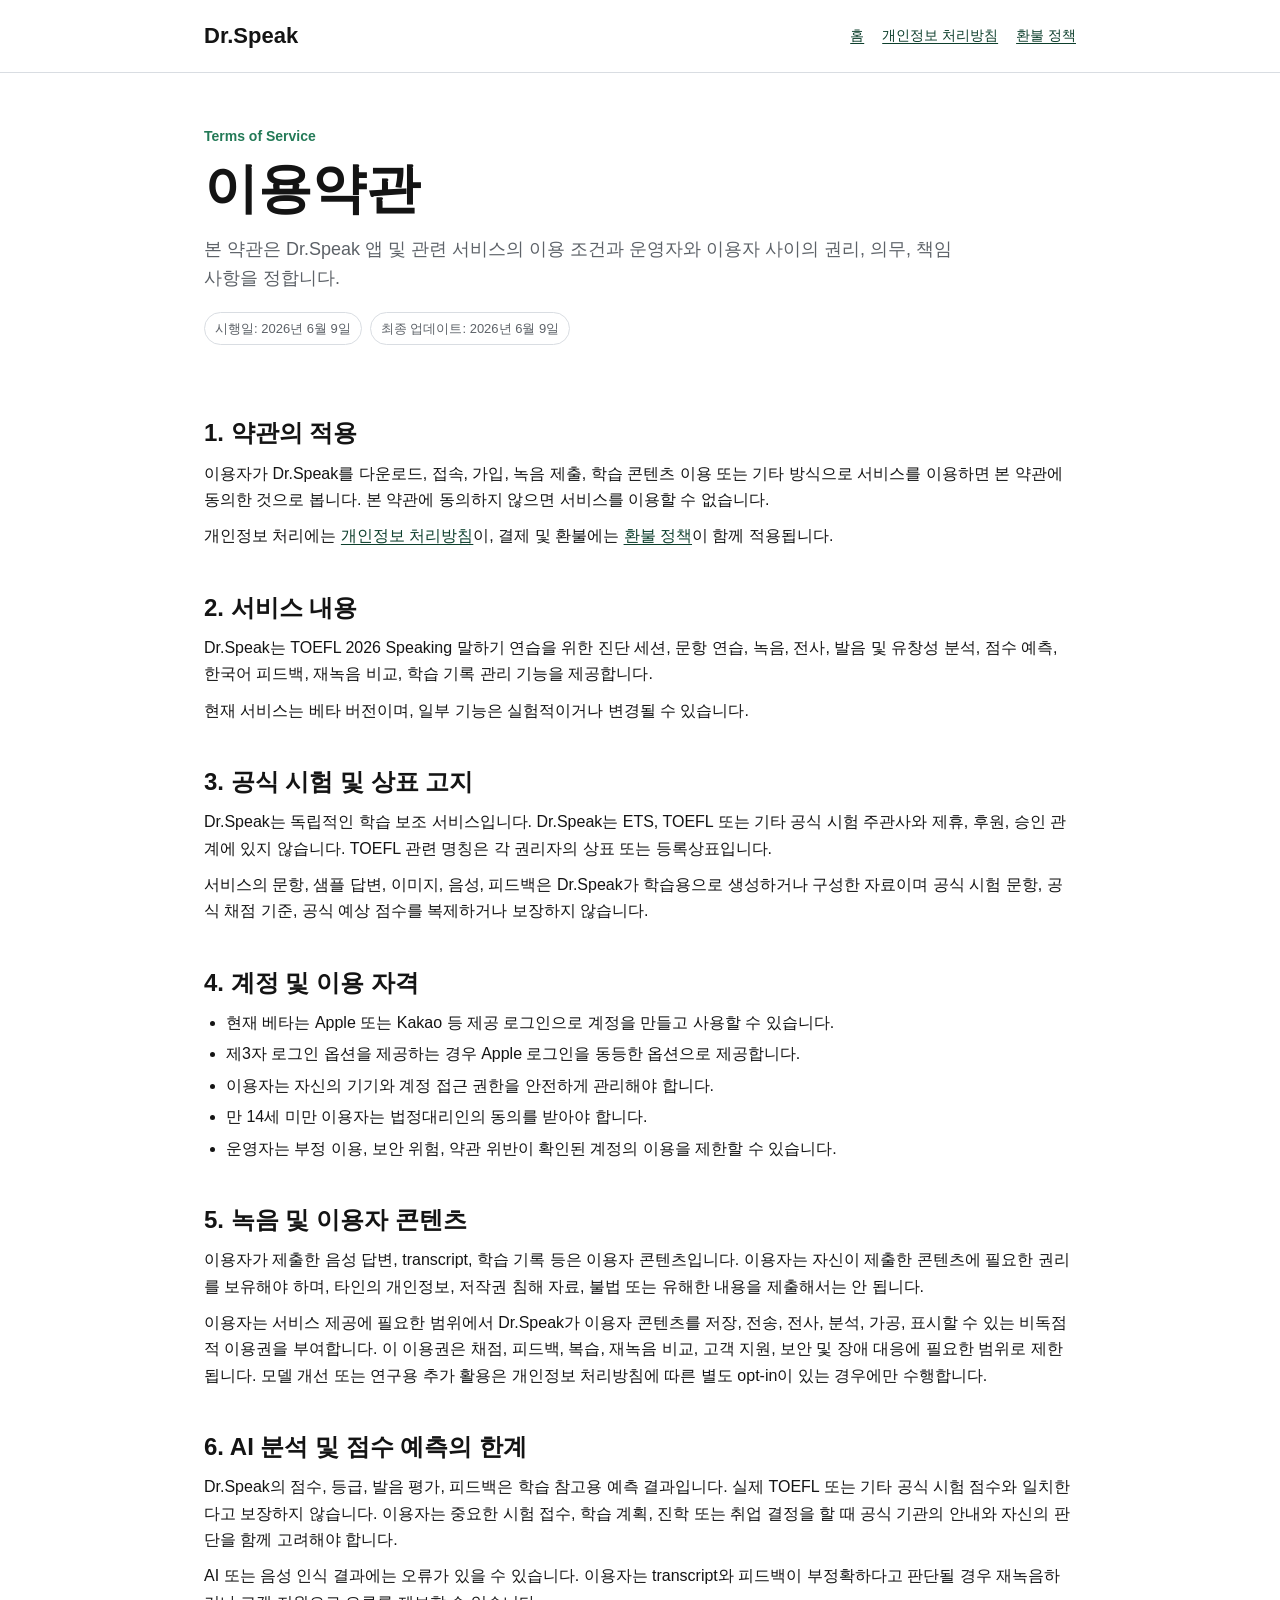
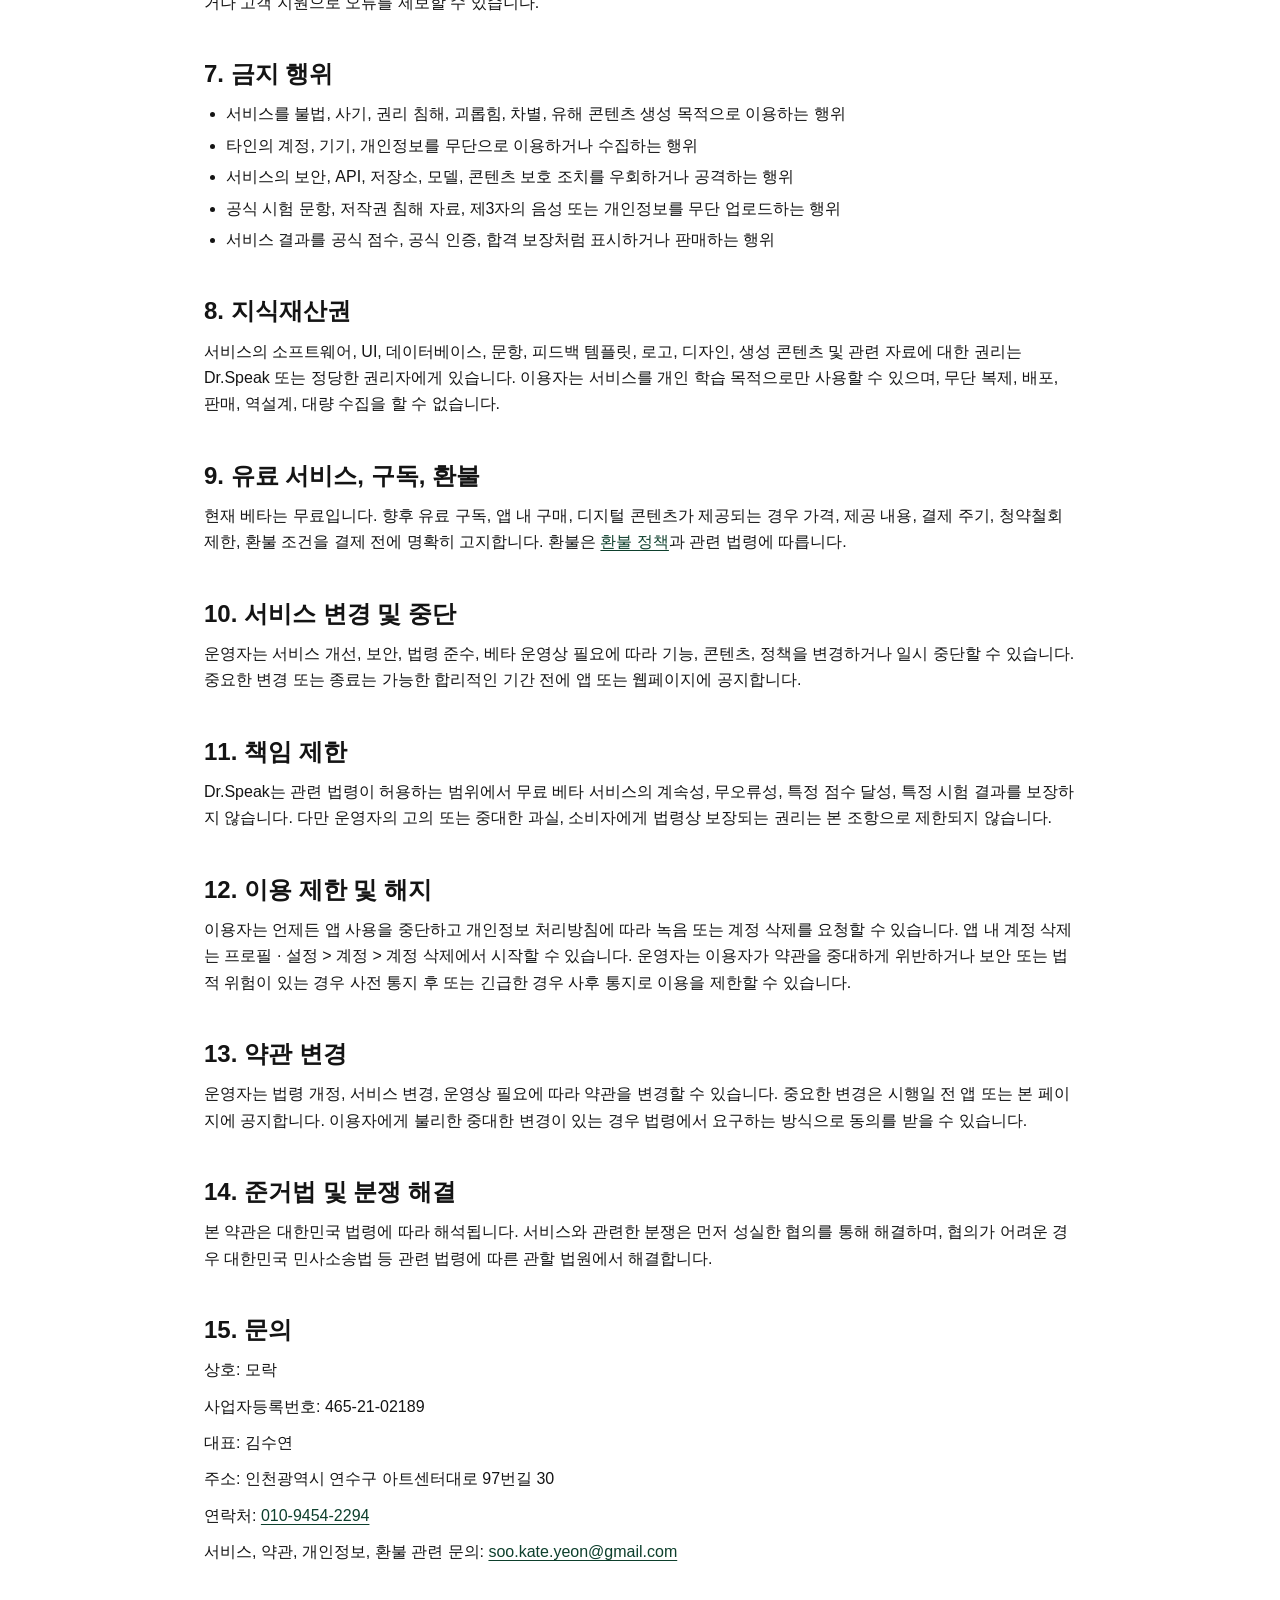
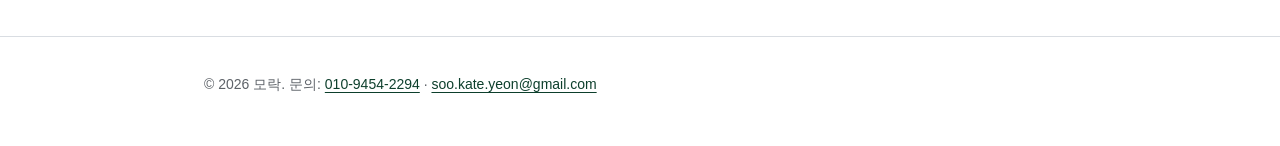
<file: terms.html>
<!DOCTYPE html>
<html lang="ko">
  <head>
    <meta charset="utf-8">
    <meta name="viewport" content="width=device-width, initial-scale=1">
    <title>Dr.Speak 이용약관</title>
    <meta
      name="description"
      content="Dr.Speak 이용약관: TOEFL 2026 Speaking 말하기 연습 앱 이용 조건">
    <link rel="stylesheet" href="./styles.css">
  </head>
  <body>
    <header class="site-header">
      <div class="wrap nav">
        <div class="brand">Dr.Speak</div>
        <nav class="nav-links" aria-label="법적 문서">
          <a href="./index.html">홈</a>
          <a href="./privacy.html">개인정보 처리방침</a>
          <a href="./refund.html">환불 정책</a>
        </nav>
      </div>
    </header>

    <main class="wrap doc">
      <section class="hero">
        <p class="eyebrow">Terms of Service</p>
        <h1>이용약관</h1>
        <p class="lede">
          본 약관은 Dr.Speak 앱 및 관련 서비스의 이용 조건과 운영자와 이용자 사이의
          권리, 의무, 책임 사항을 정합니다.
        </p>
        <div class="meta">
          <span class="pill">시행일: 2026년 6월 9일</span>
          <span class="pill">최종 업데이트: 2026년 6월 9일</span>
        </div>
      </section>

      <section>
        <h2>1. 약관의 적용</h2>
        <p>
          이용자가 Dr.Speak를 다운로드, 접속, 가입, 녹음 제출, 학습 콘텐츠 이용 또는
          기타 방식으로 서비스를 이용하면 본 약관에 동의한 것으로 봅니다. 본 약관에
          동의하지 않으면 서비스를 이용할 수 없습니다.
        </p>
        <p>
          개인정보 처리에는 <a href="./privacy.html">개인정보 처리방침</a>이, 결제 및
          환불에는 <a href="./refund.html">환불 정책</a>이 함께 적용됩니다.
        </p>
      </section>

      <section>
        <h2>2. 서비스 내용</h2>
        <p>
          Dr.Speak는 TOEFL 2026 Speaking 말하기 연습을 위한 진단 세션, 문항 연습,
          녹음, 전사, 발음 및 유창성 분석, 점수 예측, 한국어 피드백, 재녹음 비교,
          학습 기록 관리 기능을 제공합니다.
        </p>
        <p>
          현재 서비스는 베타 버전이며, 일부 기능은 실험적이거나 변경될 수 있습니다.
        </p>
      </section>

      <section>
        <h2>3. 공식 시험 및 상표 고지</h2>
        <p>
          Dr.Speak는 독립적인 학습 보조 서비스입니다. Dr.Speak는 ETS, TOEFL 또는
          기타 공식 시험 주관사와 제휴, 후원, 승인 관계에 있지 않습니다.
          TOEFL 관련 명칭은 각 권리자의 상표 또는 등록상표입니다.
        </p>
        <p>
          서비스의 문항, 샘플 답변, 이미지, 음성, 피드백은 Dr.Speak가 학습용으로
          생성하거나 구성한 자료이며 공식 시험 문항, 공식 채점 기준, 공식 예상 점수를
          복제하거나 보장하지 않습니다.
        </p>
      </section>

      <section>
        <h2>4. 계정 및 이용 자격</h2>
        <ul>
          <li>현재 베타는 Apple 또는 Kakao 등 제공 로그인으로 계정을 만들고 사용할 수 있습니다.</li>
          <li>제3자 로그인 옵션을 제공하는 경우 Apple 로그인을 동등한 옵션으로 제공합니다.</li>
          <li>이용자는 자신의 기기와 계정 접근 권한을 안전하게 관리해야 합니다.</li>
          <li>만 14세 미만 이용자는 법정대리인의 동의를 받아야 합니다.</li>
          <li>운영자는 부정 이용, 보안 위험, 약관 위반이 확인된 계정의 이용을 제한할 수 있습니다.</li>
        </ul>
      </section>

      <section>
        <h2>5. 녹음 및 이용자 콘텐츠</h2>
        <p>
          이용자가 제출한 음성 답변, transcript, 학습 기록 등은 이용자 콘텐츠입니다.
          이용자는 자신이 제출한 콘텐츠에 필요한 권리를 보유해야 하며, 타인의 개인정보,
          저작권 침해 자료, 불법 또는 유해한 내용을 제출해서는 안 됩니다.
        </p>
        <p>
          이용자는 서비스 제공에 필요한 범위에서 Dr.Speak가 이용자 콘텐츠를 저장,
          전송, 전사, 분석, 가공, 표시할 수 있는 비독점적 이용권을 부여합니다. 이
          이용권은 채점, 피드백, 복습, 재녹음 비교, 고객 지원, 보안 및 장애 대응에
          필요한 범위로 제한됩니다. 모델 개선 또는 연구용 추가 활용은 개인정보
          처리방침에 따른 별도 opt-in이 있는 경우에만 수행합니다.
        </p>
      </section>

      <section>
        <h2>6. AI 분석 및 점수 예측의 한계</h2>
        <p>
          Dr.Speak의 점수, 등급, 발음 평가, 피드백은 학습 참고용 예측 결과입니다.
          실제 TOEFL 또는 기타 공식 시험 점수와 일치한다고 보장하지
          않습니다. 이용자는 중요한 시험 접수, 학습 계획, 진학 또는 취업 결정을 할 때
          공식 기관의 안내와 자신의 판단을 함께 고려해야 합니다.
        </p>
        <p>
          AI 또는 음성 인식 결과에는 오류가 있을 수 있습니다. 이용자는 transcript와
          피드백이 부정확하다고 판단될 경우 재녹음하거나 고객 지원으로 오류를 제보할
          수 있습니다.
        </p>
      </section>

      <section>
        <h2>7. 금지 행위</h2>
        <ul>
          <li>서비스를 불법, 사기, 권리 침해, 괴롭힘, 차별, 유해 콘텐츠 생성 목적으로 이용하는 행위</li>
          <li>타인의 계정, 기기, 개인정보를 무단으로 이용하거나 수집하는 행위</li>
          <li>서비스의 보안, API, 저장소, 모델, 콘텐츠 보호 조치를 우회하거나 공격하는 행위</li>
          <li>공식 시험 문항, 저작권 침해 자료, 제3자의 음성 또는 개인정보를 무단 업로드하는 행위</li>
          <li>서비스 결과를 공식 점수, 공식 인증, 합격 보장처럼 표시하거나 판매하는 행위</li>
        </ul>
      </section>

      <section>
        <h2>8. 지식재산권</h2>
        <p>
          서비스의 소프트웨어, UI, 데이터베이스, 문항, 피드백 템플릿, 로고, 디자인,
          생성 콘텐츠 및 관련 자료에 대한 권리는 Dr.Speak 또는 정당한 권리자에게
          있습니다. 이용자는 서비스를 개인 학습 목적으로만 사용할 수 있으며, 무단 복제,
          배포, 판매, 역설계, 대량 수집을 할 수 없습니다.
        </p>
      </section>

      <section>
        <h2>9. 유료 서비스, 구독, 환불</h2>
        <p>
          현재 베타는 무료입니다. 향후 유료 구독, 앱 내 구매, 디지털 콘텐츠가 제공되는
          경우 가격, 제공 내용, 결제 주기, 청약철회 제한, 환불 조건을 결제 전에
          명확히 고지합니다. 환불은 <a href="./refund.html">환불 정책</a>과 관련
          법령에 따릅니다.
        </p>
      </section>

      <section>
        <h2>10. 서비스 변경 및 중단</h2>
        <p>
          운영자는 서비스 개선, 보안, 법령 준수, 베타 운영상 필요에 따라 기능, 콘텐츠,
          정책을 변경하거나 일시 중단할 수 있습니다. 중요한 변경 또는 종료는 가능한
          합리적인 기간 전에 앱 또는 웹페이지에 공지합니다.
        </p>
      </section>

      <section>
        <h2>11. 책임 제한</h2>
        <p>
          Dr.Speak는 관련 법령이 허용하는 범위에서 무료 베타 서비스의 계속성,
          무오류성, 특정 점수 달성, 특정 시험 결과를 보장하지 않습니다. 다만 운영자의
          고의 또는 중대한 과실, 소비자에게 법령상 보장되는 권리는 본 조항으로
          제한되지 않습니다.
        </p>
      </section>

      <section>
        <h2>12. 이용 제한 및 해지</h2>
        <p>
          이용자는 언제든 앱 사용을 중단하고 개인정보 처리방침에 따라 녹음 또는 계정
          삭제를 요청할 수 있습니다. 앱 내 계정 삭제는 프로필 · 설정 &gt; 계정 &gt;
          계정 삭제에서 시작할 수 있습니다. 운영자는 이용자가 약관을 중대하게
          위반하거나 보안 또는 법적 위험이 있는 경우 사전 통지 후 또는 긴급한 경우
          사후 통지로 이용을 제한할 수 있습니다.
        </p>
      </section>

      <section>
        <h2>13. 약관 변경</h2>
        <p>
          운영자는 법령 개정, 서비스 변경, 운영상 필요에 따라 약관을 변경할 수 있습니다.
          중요한 변경은 시행일 전 앱 또는 본 페이지에 공지합니다. 이용자에게 불리한
          중대한 변경이 있는 경우 법령에서 요구하는 방식으로 동의를 받을 수 있습니다.
        </p>
      </section>

      <section>
        <h2>14. 준거법 및 분쟁 해결</h2>
        <p>
          본 약관은 대한민국 법령에 따라 해석됩니다. 서비스와 관련한 분쟁은 먼저
          성실한 협의를 통해 해결하며, 협의가 어려운 경우 대한민국 민사소송법 등 관련
          법령에 따른 관할 법원에서 해결합니다.
        </p>
      </section>

      <section>
        <h2>15. 문의</h2>
        <p>상호: 모락</p>
        <p>사업자등록번호: 465-21-02189</p>
        <p>대표: 김수연</p>
        <p>주소: 인천광역시 연수구 아트센터대로 97번길 30</p>
        <p>연락처: <a href="tel:+821094542294">010&#8209;9454&#8209;2294</a></p>
        <p>
          서비스, 약관, 개인정보, 환불 관련 문의:
          <a href="mailto:soo.kate.yeon@gmail.com">soo.kate.yeon@gmail.com</a>
        </p>
      </section>
    </main>

    <footer class="footer">
      <div class="wrap">
        <p>© 2026 모락. 문의: <a href="tel:+821094542294">010&#8209;9454&#8209;2294</a> · <a href="mailto:soo.kate.yeon@gmail.com">soo.kate.yeon@gmail.com</a></p>
      </div>
    </footer>
  </body>
</html>
</file>
<file: styles.css>
:root {
  color-scheme: light;
  --ink: #141414;
  --muted: #5d6268;
  --line: #d9dde2;
  --paper: #ffffff;
  --soft: #f5f7f4;
  --accent: #237a57;
  --accent-ink: #0d3f2c;
  --warn: #8a4b10;
  --max: 960px;
}

* {
  box-sizing: border-box;
}

html {
  font-family:
    -apple-system, BlinkMacSystemFont, "Apple SD Gothic Neo", "Noto Sans KR",
    "Segoe UI", sans-serif;
  line-height: 1.65;
  color: var(--ink);
  background: var(--paper);
}

body {
  margin: 0;
}

a {
  color: var(--accent-ink);
  text-decoration-thickness: 1px;
  text-underline-offset: 3px;
}

.site-header {
  border-bottom: 1px solid var(--line);
  background: var(--paper);
}

.wrap {
  max-width: var(--max);
  margin: 0 auto;
  padding: 0 clamp(32px, 8vw, 44px);
}

.nav {
  display: flex;
  align-items: center;
  justify-content: space-between;
  gap: 16px;
  min-height: 72px;
}

.brand {
  font-size: 22px;
  font-weight: 800;
  letter-spacing: 0;
}

.nav-links {
  display: flex;
  flex-wrap: wrap;
  gap: 12px 18px;
  font-size: 14px;
}

.hero {
  padding: 52px 0 30px;
}

.eyebrow {
  margin: 0 0 10px;
  color: var(--accent);
  font-weight: 700;
  font-size: 14px;
}

h1 {
  margin: 0;
  font-size: clamp(32px, 6vw, 54px);
  line-height: 1.12;
  letter-spacing: 0;
}

h2 {
  margin: 42px 0 12px;
  font-size: 24px;
  line-height: 1.3;
  letter-spacing: 0;
}

h3 {
  margin: 28px 0 8px;
  font-size: 18px;
  letter-spacing: 0;
}

p {
  margin: 10px 0;
}

ul,
ol {
  margin: 10px 0 10px 22px;
  padding: 0;
}

li {
  margin: 5px 0;
}

.lede {
  max-width: 760px;
  margin-top: 16px;
  color: var(--muted);
  font-size: 18px;
}

.meta {
  display: flex;
  flex-wrap: wrap;
  gap: 8px;
  margin-top: 18px;
}

.pill {
  display: inline-flex;
  align-items: center;
  border: 1px solid var(--line);
  border-radius: 999px;
  padding: 5px 10px;
  font-size: 13px;
  color: var(--muted);
  background: #fff;
}

.notice {
  margin: 24px 0;
  border: 1px solid #e5c99b;
  border-left: 5px solid #c78523;
  padding: 14px 16px;
  color: var(--warn);
  background: #fff8ed;
}

.summary-grid {
  display: grid;
  grid-template-columns: repeat(3, minmax(0, 1fr));
  gap: 14px;
  margin: 28px 0;
}

.card {
  border: 1px solid var(--line);
  border-radius: 8px;
  padding: 18px;
  background: var(--soft);
}

.card h2,
.card h3 {
  margin-top: 0;
}

.doc {
  padding-bottom: 60px;
}

.toc {
  border: 1px solid var(--line);
  border-radius: 8px;
  padding: 16px 18px;
  background: var(--soft);
}

.toc strong {
  display: block;
  margin-bottom: 8px;
}

.table-wrap {
  width: 100%;
  overflow-x: auto;
  margin: 16px 0;
  border: 1px solid var(--line);
  border-radius: 8px;
}

table {
  width: 100%;
  border-collapse: collapse;
  min-width: 720px;
  background: #fff;
}

th,
td {
  padding: 12px 14px;
  border-bottom: 1px solid var(--line);
  vertical-align: top;
  text-align: left;
}

th {
  width: 24%;
  background: #f3f5f6;
  font-weight: 700;
}

tr:last-child th,
tr:last-child td {
  border-bottom: 0;
}

.footer {
  border-top: 1px solid var(--line);
  padding: 26px 0 40px;
  color: var(--muted);
  font-size: 14px;
}

.small {
  color: var(--muted);
  font-size: 14px;
}

@media (max-width: 760px) {
  .nav {
    align-items: flex-start;
    flex-direction: column;
    padding-top: 18px;
    padding-bottom: 18px;
  }

  .summary-grid {
    grid-template-columns: 1fr;
  }

  .hero {
    padding-top: 34px;
  }
}
</file>
